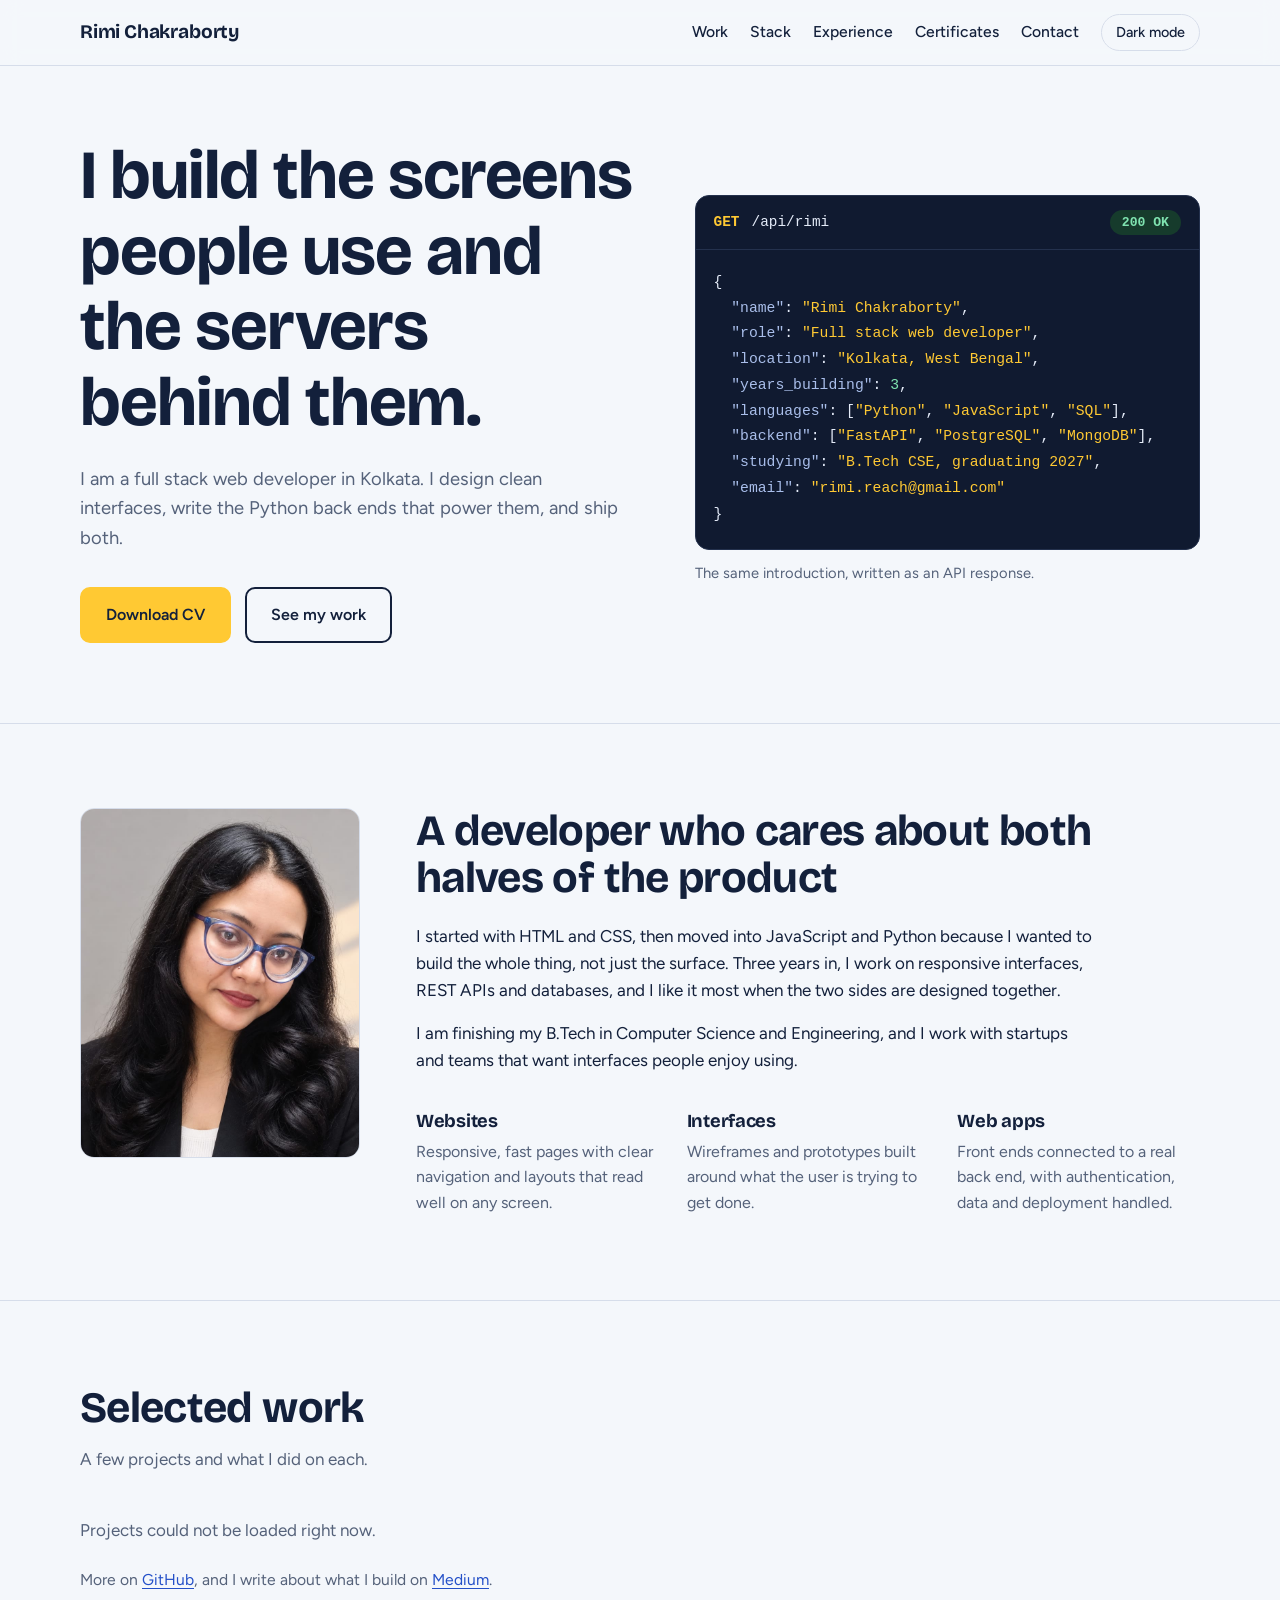
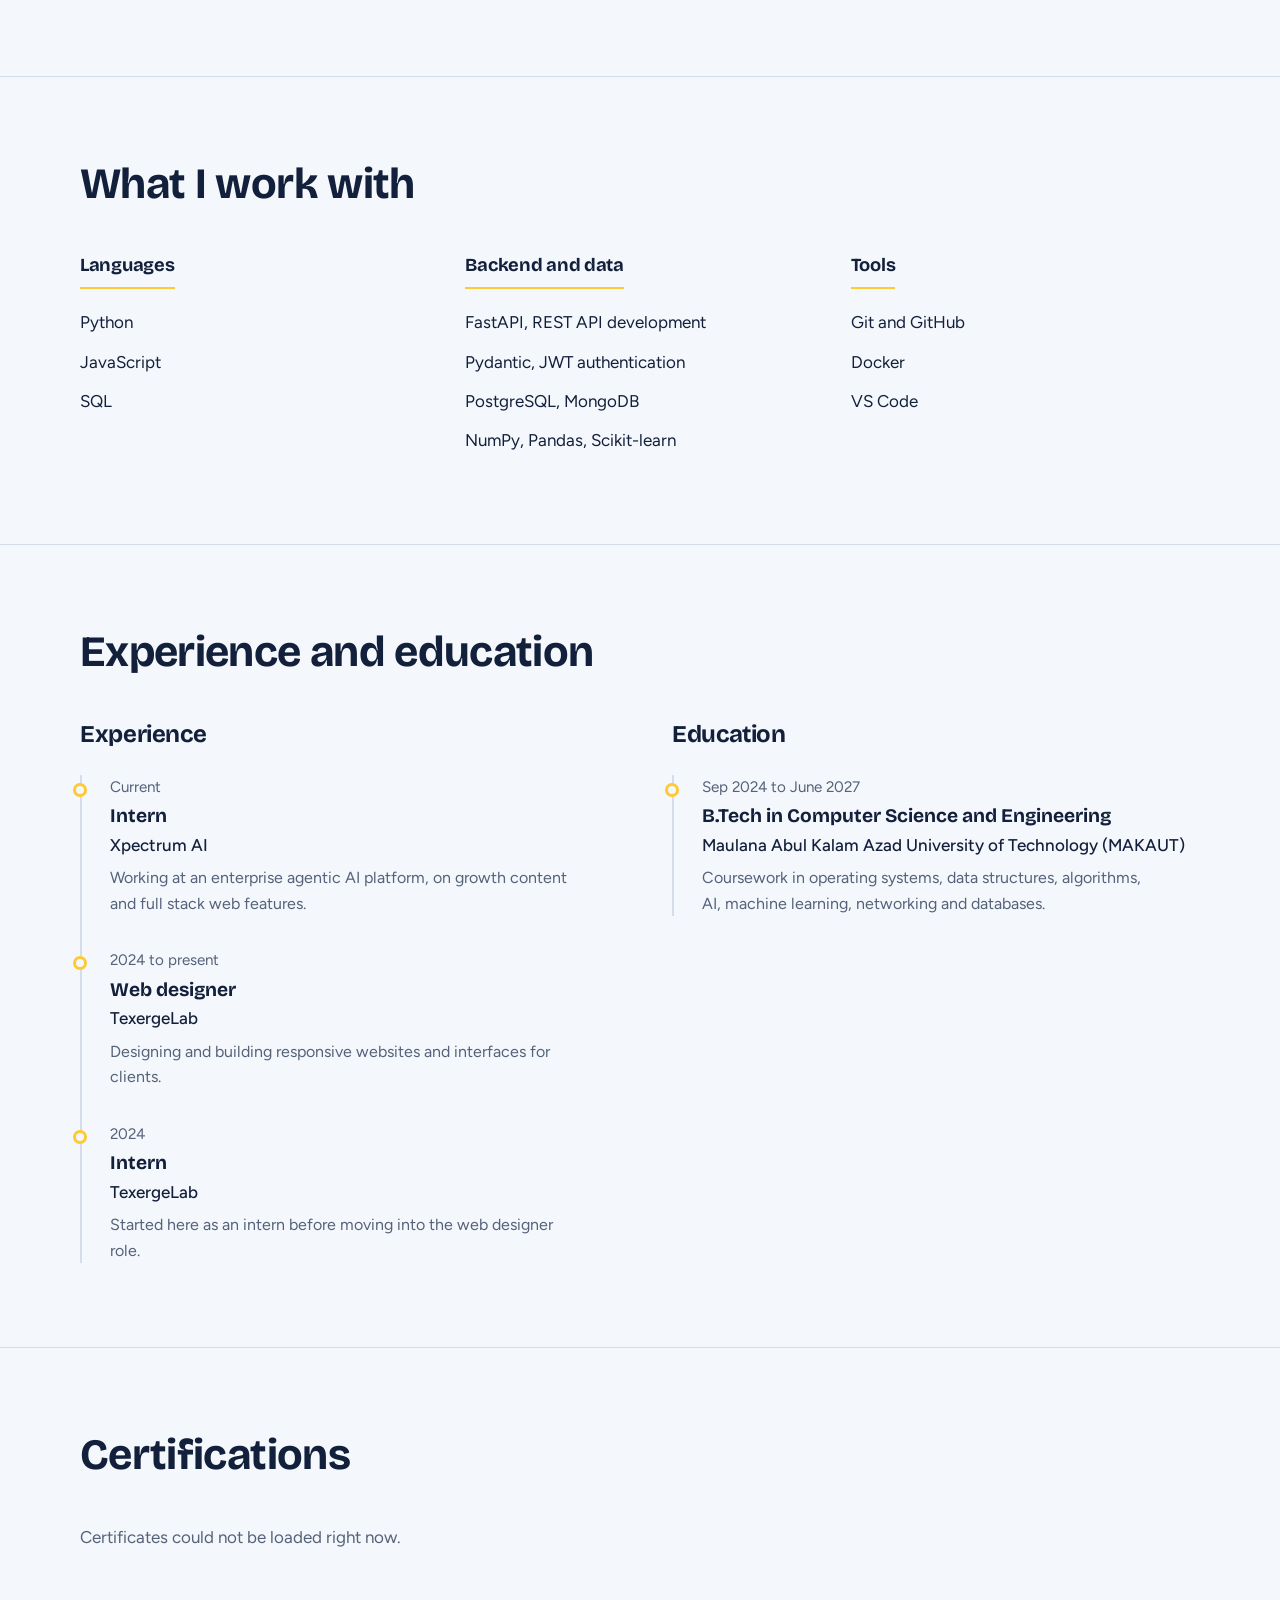
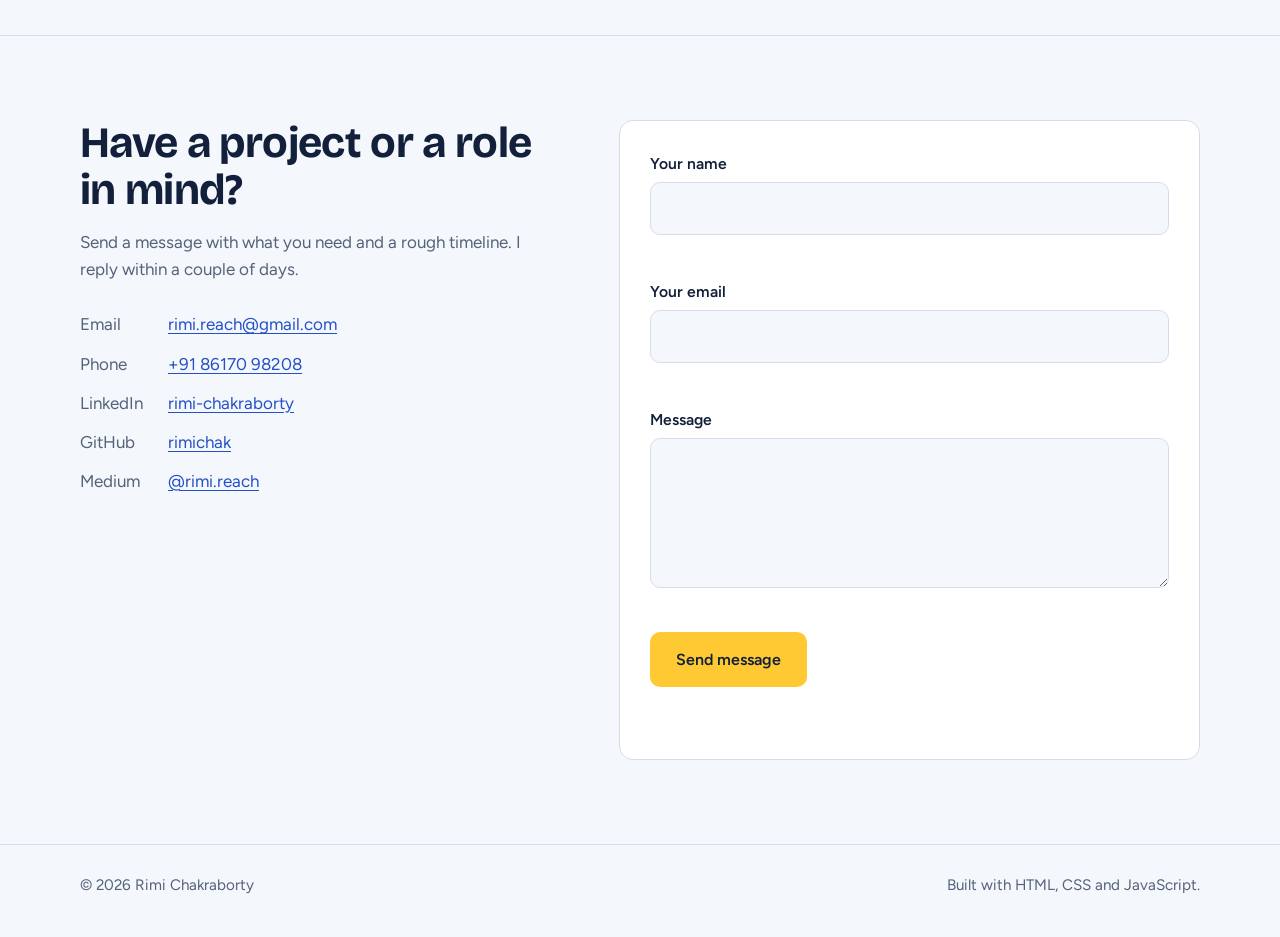
<file: index.html>
<!DOCTYPE html>
<html lang="en">
<head>
<meta charset="utf-8">
<meta name="viewport" content="width=device-width, initial-scale=1">
<title>Rimi Chakraborty | Full stack web developer</title>
<meta name="description" content="Rimi Chakraborty is a full stack web developer in Kolkata. She builds responsive front ends and the Python back ends behind them.">
<link rel="icon" href="data:image/svg+xml,<svg xmlns=%22http://www.w3.org/2000/svg%22 viewBox=%220 0 100 100%22><rect width=%22100%22 height=%22100%22 rx=%2222%22 fill=%22%23FFC933%22/><text x=%2250%22 y=%2272%22 font-size=%2266%22 font-weight=%22700%22 text-anchor=%22middle%22 fill=%22%2313203B%22 font-family=%22sans-serif%22>R</text></svg>">
<link rel="preconnect" href="https://fonts.googleapis.com">
<link rel="preconnect" href="https://fonts.gstatic.com" crossorigin>
<link href="https://fonts.googleapis.com/css2?family=Bricolage+Grotesque:opsz,wght@12..96,500;12..96,700&family=Figtree:wght@400;500;600&display=swap" rel="stylesheet">

<style>
  :root {
    --bg: #F4F7FB;
    --surface: #FFFFFF;
    --ink: #13203B;
    --muted: #55627A;
    --line: #D6DDEA;
    --blue: #2450C8;
    --taxi: #FFC933;
    --on-taxi: #13203B;
    --panel: #101A30;
    --panel-line: #24314D;
    --panel-text: #E4EBF8;
    --panel-key: #A9BEEA;
    --panel-str: #FFC933;
    --focus: #2450C8;
    --font-head: "Bricolage Grotesque", "Segoe UI", system-ui, sans-serif;
    --font-body: "Figtree", "Segoe UI", system-ui, -apple-system, sans-serif;
    --font-code: ui-monospace, "SFMono-Regular", Menlo, Consolas, monospace;
    box-sizing: border-box;
  }
  @media (prefers-color-scheme: dark) {
    :root:not([data-theme="light"]) {
      --bg: #0C1424;
      --surface: #131E35;
      --ink: #EAF0FB;
      --muted: #9AA8C3;
      --line: #24314D;
      --blue: #7EA2FF;
      --panel: #0A1122;
      --focus: #FFC933;
    }
  }
  :root[data-theme="dark"] {
    --bg: #0C1424;
    --surface: #131E35;
    --ink: #EAF0FB;
    --muted: #9AA8C3;
    --line: #24314D;
    --blue: #7EA2FF;
    --panel: #0A1122;
    --focus: #FFC933;
  }

  *, *::before, *::after { box-sizing: inherit; }
  html { scroll-behavior: smooth; scroll-padding-top: 88px; }
  body {
    margin: 0;
    background: var(--bg);
    color: var(--ink);
    font-family: var(--font-body);
    font-size: 1.0625rem;
    line-height: 1.6;
    -webkit-font-smoothing: antialiased;
  }
  h1, h2, h3 { font-family: var(--font-head); line-height: 1.1; margin: 0; letter-spacing: -0.015em; }
  p { margin: 0; }
  a { color: var(--blue); text-underline-offset: 3px; }
  a:hover { text-decoration-thickness: 2px; }
  :focus-visible { outline: 3px solid var(--focus); outline-offset: 3px; border-radius: 4px; }
  ul { margin: 0; padding: 0; list-style: none; }

  .wrap { width: min(1120px, 100% - 40px); margin-inline: auto; }
  .skip {
    position: absolute; left: 12px; top: -60px; background: var(--taxi); color: var(--on-taxi);
    padding: 10px 16px; border-radius: 8px; font-weight: 600; z-index: 20; text-decoration: none;
  }
  .skip:focus { top: 12px; }

  /* Header */
  .site-header {
    position: sticky; top: 0; z-index: 10;
    background: color-mix(in srgb, var(--bg) 88%, transparent);
    backdrop-filter: blur(10px);
    border-bottom: 1px solid var(--line);
  }
  .bar { display: flex; align-items: center; justify-content: space-between; gap: 12px 24px; flex-wrap: wrap; padding: 14px 0; }
  .wordmark { font-family: var(--font-head); font-weight: 700; font-size: 1.2rem; color: var(--ink); text-decoration: none; letter-spacing: -0.01em; }
  .nav { display: flex; align-items: center; gap: 6px 22px; flex-wrap: wrap; }
  .nav a.link { color: var(--ink); text-decoration: none; font-weight: 500; font-size: 0.98rem; padding: 4px 0; border-bottom: 2px solid transparent; }
  .nav a.link:hover { border-bottom-color: var(--taxi); }
  .theme-btn {
    font: inherit; font-size: 0.9rem; font-weight: 500; color: var(--ink);
    background: transparent; border: 1px solid var(--line); border-radius: 999px;
    padding: 6px 14px; cursor: pointer;
  }
  .theme-btn:hover { border-color: var(--ink); }

  /* Hero */
  .hero { padding: 72px 0 80px; }
  .hero-grid { display: grid; grid-template-columns: 1.05fr 0.95fr; gap: 56px; align-items: center; }
  .hero h1 { font-size: clamp(2.5rem, 5.6vw, 4.3rem); font-weight: 700; max-width: 14ch; }
  .hero .lede { margin-top: 24px; max-width: 46ch; color: var(--muted); font-size: 1.15rem; }
  .actions { margin-top: 34px; display: flex; flex-wrap: wrap; gap: 14px; }
  .btn {
    display: inline-block; font: inherit; font-weight: 600; font-size: 1rem;
    padding: 13px 24px; border-radius: 10px; text-decoration: none; cursor: pointer;
    border: 2px solid var(--ink); color: var(--ink); background: transparent;
  }
  .btn:hover { background: var(--ink); color: var(--bg); }
  .btn.primary { background: var(--taxi); color: var(--on-taxi); border-color: var(--taxi); }
  .btn.primary:hover { background: var(--ink); border-color: var(--ink); color: var(--bg); }

  /* API panel: the one memorable element */
  .api { background: var(--panel); border: 1px solid var(--panel-line); border-radius: 14px; overflow: hidden; color: var(--panel-text); }
  .api-top { display: flex; align-items: center; gap: 12px; padding: 14px 18px; border-bottom: 1px solid var(--panel-line); font-family: var(--font-code); font-size: 0.9rem; flex-wrap: wrap; }
  .api-top .method { color: var(--panel-str); font-weight: 700; }
  .api-top .path { color: var(--panel-text); }
  .api-top .status { margin-left: auto; background: #163B2C; color: #7FE3B0; border-radius: 999px; padding: 2px 12px; font-size: 0.82rem; font-weight: 600; }
  .api pre { margin: 0; padding: 20px 18px 22px; font-family: var(--font-code); font-size: 0.92rem; line-height: 1.75; overflow-x: auto; white-space: pre; }
  .api .ln { display: block; opacity: 0; animation: show 0.01s linear forwards; animation-delay: calc(var(--i) * 110ms + 350ms); }
  .api .in { padding-left: 2ch; }
  .api .k { color: var(--panel-key); }
  .api .s { color: var(--panel-str); }
  .api .n { color: #7FE3B0; }
  @keyframes show { to { opacity: 1; } }
  .api-note { margin-top: 12px; color: var(--muted); font-size: 0.92rem; }

  /* Sections */
  section { padding: 84px 0; border-top: 1px solid var(--line); }
  .sec-head { max-width: 62ch; margin-bottom: 44px; }
  .sec-head h2 { font-size: clamp(1.9rem, 3.6vw, 2.7rem); }
  .sec-head p { margin-top: 14px; color: var(--muted); }

  /* About */
  .about-grid { display: grid; grid-template-columns: 280px 1fr; gap: 56px; align-items: start; }
  .portrait {
    width: 280px; aspect-ratio: 4 / 5; border-radius: 14px; overflow: hidden; background: var(--surface);
    border: 1px solid var(--line); display: grid; place-items: center;
  }
  .portrait img { width: 100%; height: 100%; object-fit: cover; display: block; }
  .portrait .initials { font-family: var(--font-head); font-weight: 700; font-size: 4.5rem; color: var(--muted); }
  .about-copy p { max-width: 62ch; }
  .about-copy p + p { margin-top: 16px; }
  .offers { margin-top: 36px; display: grid; grid-template-columns: repeat(3, 1fr); gap: 28px; }
  .offers h3 { font-size: 1.15rem; margin-bottom: 8px; }
  .offers p { color: var(--muted); font-size: 1rem; }

  /* Work */
  .work-row {
    display: grid; grid-template-columns: 240px 1fr auto; gap: 12px 40px; align-items: start;
    padding: 30px 0; border-top: 1px solid var(--line);
  }
  .work-row:last-child { border-bottom: 1px solid var(--line); }
  .work-row h3 { font-size: 1.4rem; }
  .work-row .kind { color: var(--muted); font-size: 0.95rem; margin-top: 4px; }
  .work-row .desc { max-width: 56ch; }
  .work-row .built { margin-top: 10px; color: var(--muted); font-size: 0.95rem; }
  .work-links { display: flex; gap: 18px; font-weight: 600; }
  .work-note { margin-top: 22px; color: var(--muted); font-size: 0.98rem; }

  /* Stack */
  .stack-grid { display: grid; grid-template-columns: repeat(3, 1fr); gap: 36px; }
  .stack-grid h3 { font-size: 1.15rem; padding-bottom: 12px; margin-bottom: 14px; border-bottom: 2px solid var(--taxi); display: inline-block; }
  .stack-grid li { padding: 6px 0; }

  /* Certificates */
  .cert-grid { display: grid; grid-template-columns: repeat(auto-fit, minmax(260px, 1fr)); gap: 20px; }
  .cert-card { background: var(--surface); border: 1px solid var(--line); border-radius: 12px; padding: 22px 24px; }
  .cert-card .issuer { color: var(--muted); font-size: 0.95rem; margin-top: 4px; }
  .cert-card .when { color: var(--muted); font-size: 0.88rem; margin-top: 10px; }
  @media (max-width: 640px) { .cert-grid { grid-template-columns: 1fr; } }

  /* Timeline: this content is a real sequence */
  .two-col { display: grid; grid-template-columns: 1fr 1fr; gap: 64px; }
  .two-col h3 { font-size: 1.5rem; margin-bottom: 28px; }
  .timeline { position: relative; padding-left: 28px; border-left: 2px solid var(--line); }
  .timeline li { position: relative; padding-bottom: 32px; }
  .timeline li:last-child { padding-bottom: 0; }
  .timeline li::before {
    content: ""; position: absolute; left: -37px; top: 8px; width: 14px; height: 14px; border-radius: 50%;
    background: var(--bg); border: 3px solid var(--taxi);
  }
  .timeline .when { color: var(--muted); font-size: 0.95rem; }
  .timeline .what { font-family: var(--font-head); font-weight: 700; font-size: 1.2rem; margin-top: 2px; }
  .timeline .where { font-weight: 500; }
  .timeline .note { margin-top: 6px; color: var(--muted); font-size: 1rem; max-width: 46ch; }

  /* Contact */
  .contact-grid { display: grid; grid-template-columns: 0.9fr 1.1fr; gap: 64px; align-items: start; }
  .contact-info ul { margin-top: 28px; display: grid; gap: 12px; }
  .contact-info .label { color: var(--muted); display: inline-block; min-width: 88px; }
  .form { background: var(--surface); border: 1px solid var(--line); border-radius: 14px; padding: 30px; display: grid; gap: 20px; }
  .field { display: grid; gap: 6px; }
  .field label { font-weight: 600; font-size: 0.98rem; }
  .field input, .field textarea {
    font: inherit; color: var(--ink); background: var(--bg);
    border: 1px solid var(--line); border-radius: 10px; padding: 12px 14px; width: 100%;
  }
  .field textarea { min-height: 150px; resize: vertical; }
  .field input:focus-visible, .field textarea:focus-visible { outline: 3px solid var(--focus); outline-offset: 1px; border-color: transparent; }
  .field [aria-invalid="true"] { border-color: #C2413B; }
  .err { color: #C2413B; font-size: 0.92rem; min-height: 1.2em; }
  :root[data-theme="dark"] .err { color: #FF8A82; }
  @media (prefers-color-scheme: dark) { :root:not([data-theme="light"]) .err { color: #FF8A82; } }
  .form .btn { justify-self: start; }
  .form-status { min-height: 1.4em; font-size: 0.98rem; }
  .form-status.ok { color: #1E7A4C; }
  .form-status.bad { color: #C2413B; }
  :root[data-theme="dark"] .form-status.ok { color: #7FE3B0; }
  :root[data-theme="dark"] .form-status.bad { color: #FF8A82; }
  @media (prefers-color-scheme: dark) {
    :root:not([data-theme="light"]) .form-status.ok { color: #7FE3B0; }
    :root:not([data-theme="light"]) .form-status.bad { color: #FF8A82; }
  }

  /* Footer */
  footer { border-top: 1px solid var(--line); padding: 28px 0 40px; color: var(--muted); font-size: 0.95rem; }
  footer .wrap { display: flex; flex-wrap: wrap; justify-content: space-between; gap: 8px 24px; }

  /* Responsive */
  @media (max-width: 900px) {
    .hero { padding: 48px 0 56px; }
    .hero-grid, .about-grid, .contact-grid, .two-col { grid-template-columns: 1fr; gap: 40px; }
    .portrait { width: min(280px, 100%); }
    .offers, .stack-grid { grid-template-columns: 1fr; gap: 28px; }
    .work-row { grid-template-columns: 1fr; gap: 10px; }
    section { padding: 60px 0; }
  }
  @media (max-width: 520px) {
    .form { padding: 22px 18px; }
    .btn { width: 100%; text-align: center; }
    .form .btn { justify-self: stretch; }
  }
  @media (prefers-reduced-motion: reduce) {
    html { scroll-behavior: auto; }
    .api .ln { opacity: 1; animation: none; }
  }
</style>
</head>

<body>
<a class="skip" href="#main">Skip to content</a>

<header class="site-header">
  <div class="wrap bar">
    <a class="wordmark" href="#top">Rimi Chakraborty</a>
    <nav class="nav" aria-label="Main">
      <a class="link" href="#work">Work</a>
      <a class="link" href="#stack">Stack</a>
      <a class="link" href="#experience">Experience</a>
      <a class="link" href="#certificates">Certificates</a>
      <a class="link" href="#contact">Contact</a>
      <button class="theme-btn" id="themeBtn" type="button">Dark mode</button>
    </nav>
  </div>
</header>

<main id="main">
  <div id="top" class="hero">
    <div class="wrap hero-grid">
      <div>
        <h1>I build the screens people use and the servers behind them.</h1>
        <p class="lede">I am a full stack web developer in Kolkata. I design clean interfaces, write the Python back ends that power them, and ship both.</p>
        <div class="actions">
          <a class="btn primary" href="image/my-cv.pdf" download>Download CV</a>
          <a class="btn" href="#work">See my work</a>
        </div>
      </div>

      <div>
        <div class="api" role="img" aria-label="A summary of Rimi written as an API response: full stack web developer in Kolkata with three years of experience, working in HTML, CSS, JavaScript, React, Python, FastAPI and PostgreSQL.">
          <div class="api-top" aria-hidden="true">
            <span class="method">GET</span>
            <span class="path">/api/rimi</span>
            <span class="status">200 OK</span>
          </div>
<pre aria-hidden="true"><span class="ln" style="--i:0">{</span><span class="ln in" style="--i:1"><span class="k">"name"</span>: <span class="s">"Rimi Chakraborty"</span>,</span><span class="ln in" style="--i:2"><span class="k">"role"</span>: <span class="s">"Full stack web developer"</span>,</span><span class="ln in" style="--i:3"><span class="k">"location"</span>: <span class="s">"Kolkata, West Bengal"</span>,</span><span class="ln in" style="--i:4"><span class="k">"years_building"</span>: <span class="n">3</span>,</span><span class="ln in" style="--i:5"><span class="k">"languages"</span>: [<span class="s">"Python"</span>, <span class="s">"JavaScript"</span>, <span class="s">"SQL"</span>],</span><span class="ln in" style="--i:6"><span class="k">"backend"</span>: [<span class="s">"FastAPI"</span>, <span class="s">"PostgreSQL"</span>, <span class="s">"MongoDB"</span>],</span><span class="ln in" style="--i:7"><span class="k">"studying"</span>: <span class="s">"B.Tech CSE, graduating 2027"</span>,</span><span class="ln in" style="--i:8"><span class="k">"email"</span>: <span class="s">"rimi.reach@gmail.com"</span></span><span class="ln" style="--i:9">}</span></pre>
        </div>
        <p class="api-note">The same introduction, written as an API response.</p>
      </div>
    </div>
  </div>

  <section id="about" aria-labelledby="about-h">
    <div class="wrap about-grid">
      <div class="portrait">
        <img src="image/portfolio.jpeg" alt="Portrait of Rimi Chakraborty" onerror="this.remove(); document.getElementById('initials').hidden = false;">
        <span class="initials" id="initials" hidden aria-hidden="true">RC</span>
      </div>
      <div class="about-copy">
        <h2 id="about-h" style="font-size: clamp(1.9rem, 3.6vw, 2.7rem); margin-bottom: 20px;">A developer who cares about both halves of the product</h2>
        <p>I started with HTML and CSS, then moved into JavaScript and Python because I wanted to build the whole thing, not just the surface. Three years in, I work on responsive interfaces, REST APIs and databases, and I like it most when the two sides are designed together.</p>
        <p>I am finishing my B.Tech in Computer Science and Engineering, and I work with startups and teams that want interfaces people enjoy using.</p>
        <div class="offers">
          <div>
            <h3>Websites</h3>
            <p>Responsive, fast pages with clear navigation and layouts that read well on any screen.</p>
          </div>
          <div>
            <h3>Interfaces</h3>
            <p>Wireframes and prototypes built around what the user is trying to get done.</p>
          </div>
          <div>
            <h3>Web apps</h3>
            <p>Front ends connected to a real back end, with authentication, data and deployment handled.</p>
          </div>
        </div>
      </div>
    </div>
  </section>

  <section id="work" aria-labelledby="work-h">
    <div class="wrap">
      <div class="sec-head">
        <h2 id="work-h">Selected work</h2>
        <p>A few projects and what I did on each.</p>
      </div>

      <div id="workList">
        <p style="color: var(--muted);">Loading projects...</p>
      </div>
      <p class="work-note">More on <a href="https://github.com/rimichak" target="_blank" rel="noopener">GitHub</a>, and I write about what I build on <a href="https://medium.com/@rimi.reach" target="_blank" rel="noopener">Medium</a>.</p>
    </div>
  </section>

  <section id="stack" aria-labelledby="stack-h">
    <div class="wrap">
      <div class="sec-head">
        <h2 id="stack-h">What I work with</h2>
      </div>
      <div class="stack-grid">
        <div>
          <h3>Languages</h3>
          <ul>
            <li>Python</li>
            <li>JavaScript</li>
            <li>SQL</li>
          </ul>
        </div>
        <div>
          <h3>Backend and data</h3>
          <ul>
            <li>FastAPI, REST API development</li>
            <li>Pydantic, JWT authentication</li>
            <li>PostgreSQL, MongoDB</li>
            <li>NumPy, Pandas, Scikit-learn</li>
          </ul>
        </div>
        <div>
          <h3>Tools</h3>
          <ul>
            <li>Git and GitHub</li>
            <li>Docker</li>
            <li>VS Code</li>
          </ul>
        </div>
      </div>
    </div>
  </section>

  <section id="experience" aria-labelledby="exp-h">
    <div class="wrap">
      <div class="sec-head">
        <h2 id="exp-h">Experience and education</h2>
      </div>
      <div class="two-col">
        <div>
          <h3>Experience</h3>
          <ul class="timeline">
            <li>
              <p class="when">Current</p>
              <p class="what">Intern</p>
              <p class="where">Xpectrum AI</p>
              <p class="note">Working at an enterprise agentic AI platform, on growth content and full stack web features.</p>
            </li>
            <li>
              <p class="when">2024 to present</p>
              <p class="what">Web designer</p>
              <p class="where">TexergeLab</p>
              <p class="note">Designing and building responsive websites and interfaces for clients.</p>
            </li>
            <li>
              <p class="when">2024</p>
              <p class="what">Intern</p>
              <p class="where">TexergeLab</p>
              <p class="note">Started here as an intern before moving into the web designer role.</p>
            </li>
          </ul>
        </div>
        <div>
          <h3>Education</h3>
          <ul class="timeline">
            <li>
              <p class="when">Sep 2024 to June 2027</p>
              <p class="what">B.Tech in Computer Science and Engineering</p>
              <p class="where">Maulana Abul Kalam Azad University of Technology (MAKAUT)</p>
              <p class="note">Coursework in operating systems, data structures, algorithms, AI, machine learning, networking and databases.</p>
            </li>
          </ul>
        </div>
      </div>
    </div>
  </section>

  <section id="certificates" aria-labelledby="cert-h">
    <div class="wrap">
      <div class="sec-head">
        <h2 id="cert-h">Certifications</h2>
      </div>
      <div class="cert-grid" id="certGrid">
        <p style="color: var(--muted);">Loading certificates...</p>
      </div>
    </div>
  </section>

  <section id="contact" aria-labelledby="contact-h">
    <div class="wrap contact-grid">
      <div class="contact-info">
        <h2 id="contact-h" style="font-size: clamp(1.9rem, 3.6vw, 2.7rem);">Have a project or a role in mind?</h2>
        <p style="margin-top: 14px; color: var(--muted); max-width: 44ch;">Send a message with what you need and a rough timeline. I reply within a couple of days.</p>
        <ul>
          <li><span class="label">Email</span><a href="mailto:rimi.reach@gmail.com">rimi.reach@gmail.com</a></li>
          <li><span class="label">Phone</span><a href="tel:+918617098208">+91 86170 98208</a></li>
          <li><span class="label">LinkedIn</span><a href="https://www.linkedin.com/in/rimi-chakraborty/" target="_blank" rel="noopener">rimi-chakraborty</a></li>
          <li><span class="label">GitHub</span><a href="https://github.com/rimichak" target="_blank" rel="noopener">rimichak</a></li>
          <li><span class="label">Medium</span><a href="https://medium.com/@rimi.reach" target="_blank" rel="noopener">@rimi.reach</a></li>
        </ul>
      </div>

      <form class="form" id="contactForm" novalidate>
        <div class="field">
          <label for="name">Your name</label>
          <input id="name" name="name" type="text" autocomplete="name" required>
          <p class="err" id="nameErr"></p>
        </div>
        <div class="field">
          <label for="email">Your email</label>
          <input id="email" name="email" type="email" autocomplete="email" required>
          <p class="err" id="emailErr"></p>
        </div>
        <div class="field">
          <label for="message">Message</label>
          <textarea id="message" name="message" required></textarea>
          <p class="err" id="messageErr"></p>
        </div>
        <button class="btn primary" type="submit">Send message</button>
        <p class="form-status" id="formStatus" role="status" aria-live="polite"></p>
      </form>
    </div>
  </section>
</main>

<footer>
  <div class="wrap">
    <p>&copy; <span id="year">2026</span> Rimi Chakraborty</p>
    <p>Built with HTML, CSS and JavaScript.</p>
  </div>
</footer>

<script>
  // Theme toggle
  (function () {
    var root = document.documentElement;
    var btn = document.getElementById('themeBtn');
    function systemDark() { return window.matchMedia && window.matchMedia('(prefers-color-scheme: dark)').matches; }
    function current() {
      var set = root.getAttribute('data-theme');
      return set ? set : (systemDark() ? 'dark' : 'light');
    }
    function paint() { btn.textContent = current() === 'dark' ? 'Light mode' : 'Dark mode'; }
    try {
      var saved = localStorage.getItem('theme');
      if (saved === 'light' || saved === 'dark') root.setAttribute('data-theme', saved);
    } catch (e) {}
    paint();
    btn.addEventListener('click', function () {
      var next = current() === 'dark' ? 'light' : 'dark';
      root.setAttribute('data-theme', next);
      try { localStorage.setItem('theme', next); } catch (e) {}
      paint();
    });
  })();

  document.getElementById('year').textContent = new Date().getFullYear();

  // Projects: loaded live from the backend, so adding/editing/removing one
  // in the admin dashboard shows up here without editing this file.
  (function () {
    var list = document.getElementById('workList');
    var API_BASE = "https://rimichak-github-io.onrender.com";

    function esc(s) {
      var d = document.createElement('div');
      d.textContent = s == null ? '' : s;
      return d.innerHTML;
    }

    fetch(API_BASE + '/api/projects')
      .then(function (r) { return r.json(); })
      .then(function (projects) {
        if (!projects.length) { list.innerHTML = ''; return; }
        list.innerHTML = projects.map(function (p) {
          var link = p.code_url || 'https://github.com/rimichak';
          return '<article class="work-row">' +
            '<div>' +
              '<h3>' + esc(p.title) + '</h3>' +
              '<p class="kind">' + esc(p.kind) + '</p>' +
            '</div>' +
            '<div>' +
              '<p class="desc">' + esc(p.description) + '</p>' +
              '<p class="built">Built with ' + esc(p.stack) + '</p>' +
            '</div>' +
            '<div class="work-links">' +
              '<a href="' + esc(link) + '" target="_blank" rel="noopener">Code</a>' +
              (p.live_url ? ' <a href="' + esc(p.live_url) + '" target="_blank" rel="noopener">Live</a>' : '') +
            '</div>' +
          '</article>';
        }).join('');
      })
      .catch(function () {
        list.innerHTML = '<p style="color: var(--muted);">Projects could not be loaded right now.</p>';
      });
  })();

  // Certificates: loaded live from the backend, so adding/removing one in
  // the admin dashboard shows up here without editing this file.
  (function () {
    var grid = document.getElementById('certGrid');
    var API_BASE = "https://rimichak-github-io.onrender.com";

    function esc(s) {
      var d = document.createElement('div');
      d.textContent = s == null ? '' : s;
      return d.innerHTML;
    }

    fetch(API_BASE + '/api/certificates')
      .then(function (r) { return r.json(); })
      .then(function (certs) {
        if (!certs.length) { grid.innerHTML = ''; return; }
        grid.innerHTML = certs.map(function (c) {
          return '<div class="cert-card">' +
            '<h3 style="font-size: 1.1rem;">' + esc(c.title) + '</h3>' +
            '<p class="issuer">' + esc(c.issuer) + '</p>' +
            '<p class="when">' + esc(c.when_text) + '</p>' +
          '</div>';
        }).join('');
      })
      .catch(function () {
        grid.innerHTML = '<p style="color: var(--muted);">Certificates could not be loaded right now.</p>';
      });
  })();

  // Contact form
  var CONTACT_API = "https://rimichak-github-io.onrender.com/api/contact";
  var TO_EMAIL = "rimi.reach@gmail.com";

  (function () {
    var form = document.getElementById('contactForm');
    var status = document.getElementById('formStatus');

    function setError(id, msg) {
      var input = document.getElementById(id);
      document.getElementById(id + 'Err').textContent = msg;
      if (msg) { input.setAttribute('aria-invalid', 'true'); } else { input.removeAttribute('aria-invalid'); }
      return !msg;
    }
    function say(text, kind) { status.textContent = text; status.className = 'form-status ' + (kind || ''); }

    form.addEventListener('submit', function (e) {
      e.preventDefault();
      var name = form.name.value.trim();
      var email = form.email.value.trim();
      var message = form.message.value.trim();

      var ok = true;
      ok = setError('name', name ? '' : 'Enter your name.') && ok;
      ok = setError('email', /^[^\s@]+@[^\s@]+\.[^\s@]+$/.test(email) ? '' : 'Enter a valid email address.') && ok;
      ok = setError('message', message.length >= 10 ? '' : 'Write at least a couple of sentences.') && ok;
      if (!ok) { say('Fix the highlighted fields and try again.', 'bad'); return; }

      if (CONTACT_API) {
        say('Sending...', '');
        fetch(CONTACT_API, {
          method: 'POST',
          headers: { 'Content-Type': 'application/json' },
          body: JSON.stringify({ name: name, email: email, message: message })
        }).then(function (r) {
          if (!r.ok) { throw new Error('bad response'); }
          form.reset();
          say('Message sent. I will reply to ' + email + '.', 'ok');
        }).catch(function () {
          say('The message did not go through. Email ' + TO_EMAIL + ' directly instead.', 'bad');
        });
      } else {
        var subject = encodeURIComponent('Portfolio message from ' + name);
        var body = encodeURIComponent(message + '\n\nFrom: ' + name + ' (' + email + ')');
        window.location.href = 'mailto:' + TO_EMAIL + '?subject=' + subject + '&body=' + body;
        say('Your email app should open with the message ready. If it does not, write to ' + TO_EMAIL + '.', 'ok');
      }
    });
  })();
</script>
</body>
</html>
</file>
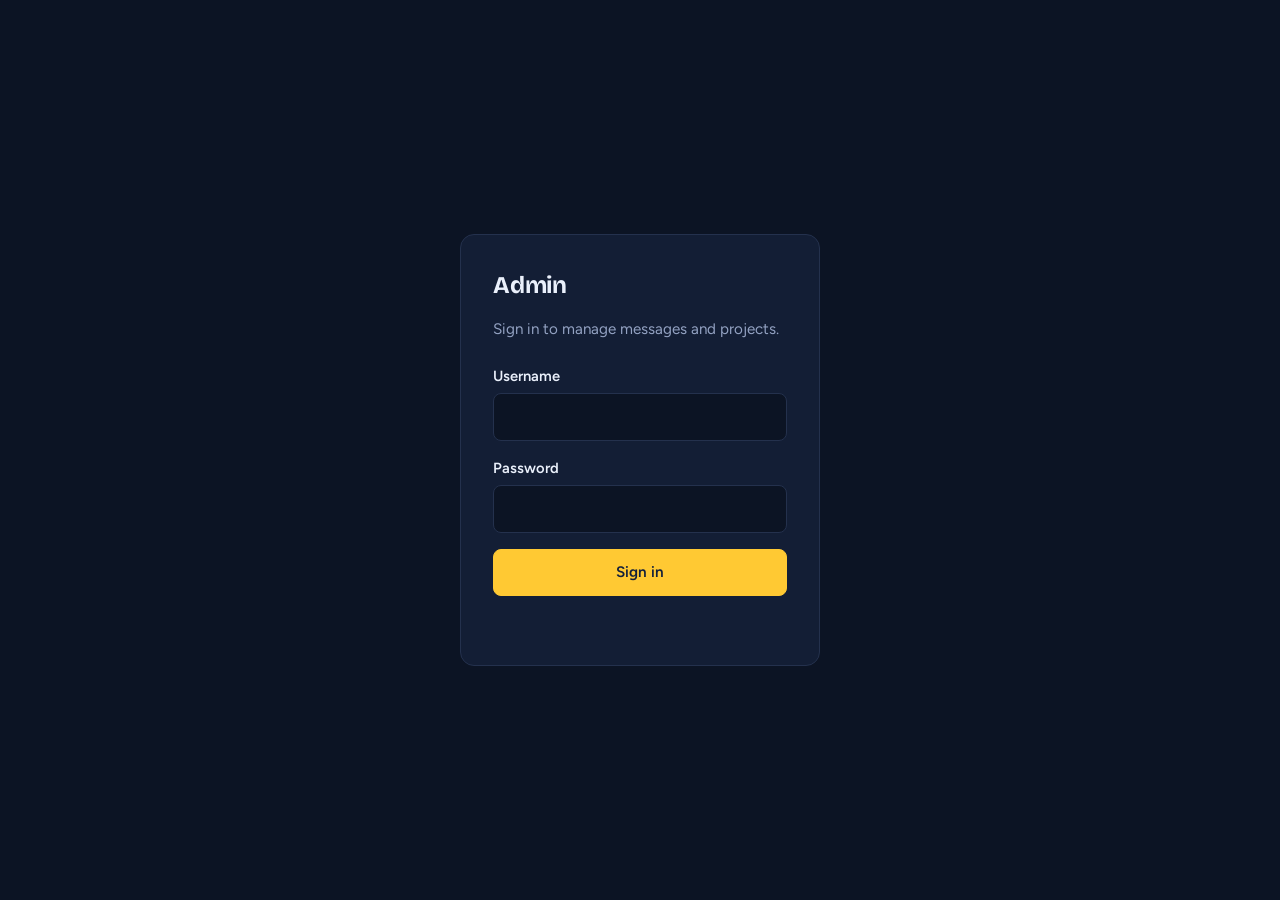
<file: admin.html>
<!DOCTYPE html>
<html lang="en">
<head>
<meta charset="utf-8">
<meta name="viewport" content="width=device-width, initial-scale=1">
<title>Admin | Rimi Chakraborty</title>
<link rel="icon" href="data:image/svg+xml,<svg xmlns=%22http://www.w3.org/2000/svg%22 viewBox=%220 0 100 100%22><rect width=%22100%22 height=%22100%22 rx=%2222%22 fill=%22%23FFC933%22/><text x=%2250%22 y=%2272%22 font-size=%2266%22 font-weight=%22700%22 text-anchor=%22middle%22 fill=%22%2313203B%22 font-family=%22sans-serif%22>R</text></svg>">
<link rel="preconnect" href="https://fonts.googleapis.com">
<link rel="preconnect" href="https://fonts.gstatic.com" crossorigin>
<link href="https://fonts.googleapis.com/css2?family=Bricolage+Grotesque:opsz,wght@12..96,600;12..96,700&family=Figtree:wght@400;500;600&display=swap" rel="stylesheet">
<style>
  :root {
    --bg: #0C1424; --surface: #131E35; --surface-2: #1A2842; --ink: #EAF0FB; --muted: #93A2C2;
    --line: #24314D; --taxi: #FFC933; --on-taxi: #13203B; --red: #FF8A82; --green: #7FE3B0;
    --font-head: "Bricolage Grotesque", sans-serif; --font-body: "Figtree", sans-serif;
    --font-code: ui-monospace, Menlo, Consolas, monospace;
    box-sizing: border-box;
  }
  * , *::before, *::after { box-sizing: inherit; }
  body { margin: 0; background: var(--bg); color: var(--ink); font-family: var(--font-body); line-height: 1.5; }
  h1, h2, h3 { font-family: var(--font-head); margin: 0; letter-spacing: -0.01em; }
  button, input, textarea { font: inherit; color: inherit; }
  :focus-visible { outline: 3px solid var(--taxi); outline-offset: 2px; }
  .wrap { width: min(1000px, 100% - 40px); margin-inline: auto; }

  /* Login */
  .login-screen { min-height: 100vh; display: grid; place-items: center; padding: 20px; }
  .login-card { width: min(360px, 100%); background: var(--surface); border: 1px solid var(--line); border-radius: 14px; padding: 32px; }
  .login-card h1 { font-size: 1.5rem; margin-bottom: 6px; }
  .login-card p.sub { color: var(--muted); font-size: 0.95rem; margin-bottom: 24px; }
  .field { display: grid; gap: 6px; margin-bottom: 16px; }
  .field label { font-size: 0.92rem; font-weight: 600; }
  .field input { background: var(--bg); border: 1px solid var(--line); border-radius: 8px; padding: 11px 13px; width: 100%; }
  .btn { display: inline-flex; align-items: center; justify-content: center; gap: 6px; font-weight: 600; font-size: 0.95rem;
    padding: 11px 18px; border-radius: 8px; border: 1px solid var(--line); background: transparent; color: var(--ink); cursor: pointer; }
  .btn:hover { border-color: var(--ink); }
  .btn.primary { background: var(--taxi); color: var(--on-taxi); border-color: var(--taxi); width: 100%; }
  .btn.primary:hover { filter: brightness(0.95); }
  .btn.danger { color: var(--red); border-color: #4A2A2A; }
  .btn.small { padding: 6px 12px; font-size: 0.85rem; }
  .msg { font-size: 0.9rem; min-height: 1.3em; margin-top: 4px; }
  .msg.bad { color: var(--red); }
  .msg.ok { color: var(--green); }

  /* App shell */
  .app { display: none; min-height: 100vh; }
  .topbar { border-bottom: 1px solid var(--line); }
  .topbar .wrap { display: flex; align-items: center; justify-content: space-between; padding: 16px 0; gap: 16px; flex-wrap: wrap; }
  .topbar h1 { font-size: 1.15rem; }
  .tabs { display: flex; gap: 4px; margin: 24px 0; border-bottom: 1px solid var(--line); }
  .tab { padding: 10px 4px; margin-right: 24px; background: none; border: none; color: var(--muted); font-weight: 600; cursor: pointer; border-bottom: 2px solid transparent; }
  .tab.active { color: var(--ink); border-bottom-color: var(--taxi); }
  .panel { display: none; padding-bottom: 60px; }
  .panel.active { display: block; }

  .stat-row { display: grid; grid-template-columns: repeat(auto-fit, minmax(140px, 1fr)); gap: 14px; margin-bottom: 28px; }
  .stat { background: var(--surface); border: 1px solid var(--line); border-radius: 12px; padding: 16px 18px; }
  .stat .n { font-family: var(--font-head); font-size: 1.7rem; font-weight: 700; }
  .stat .l { color: var(--muted); font-size: 0.85rem; margin-top: 2px; }

  .card-list { display: grid; gap: 12px; }
  .card { background: var(--surface); border: 1px solid var(--line); border-radius: 12px; padding: 18px 20px; }
  .card.unread { border-color: var(--taxi); }
  .card-top { display: flex; justify-content: space-between; align-items: start; gap: 12px; flex-wrap: wrap; }
  .card-top .who { font-weight: 600; }
  .card-top .who a { color: var(--muted); font-weight: 400; font-size: 0.9rem; }
  .card-top .when { color: var(--muted); font-size: 0.85rem; white-space: nowrap; }
  .card-body { margin-top: 10px; color: var(--ink); white-space: pre-wrap; }
  .card-actions { margin-top: 14px; display: flex; gap: 8px; }
  .empty { color: var(--muted); padding: 40px 0; text-align: center; }

  .proj-head { display: flex; justify-content: space-between; align-items: center; margin-bottom: 16px; flex-wrap: wrap; gap: 12px; }
  .proj-card .fields { display: grid; grid-template-columns: 1fr 1fr; gap: 12px; margin-top: 12px; }
  .proj-card .fields .full { grid-column: 1 / -1; }
  .proj-card textarea { background: var(--bg); border: 1px solid var(--line); border-radius: 8px; padding: 10px 12px; width: 100%; min-height: 70px; resize: vertical; }
  .proj-card input { background: var(--bg); border: 1px solid var(--line); border-radius: 8px; padding: 9px 11px; width: 100%; }
  .proj-card label { font-size: 0.82rem; color: var(--muted); display: block; margin-bottom: 4px; }

  @media (max-width: 640px) {
    .proj-card .fields { grid-template-columns: 1fr; }
  }
</style>
</head>
<body>

<div class="login-screen" id="loginScreen">
  <div class="login-card">
    <h1>Admin</h1>
    <p class="sub">Sign in to manage messages and projects.</p>
    <form id="loginForm">
      <div class="field">
        <label for="username">Username</label>
        <input id="username" autocomplete="username" required>
      </div>
      <div class="field">
        <label for="password">Password</label>
        <input id="password" type="password" autocomplete="current-password" required>
      </div>
      <button class="btn primary" type="submit">Sign in</button>
      <p class="msg" id="loginMsg" role="status" aria-live="polite"></p>
    </form>
  </div>
</div>

<div class="app" id="app">
  <div class="topbar">
    <div class="wrap">
      <h1>Portfolio admin</h1>
      <button class="btn small" id="logoutBtn" type="button">Sign out</button>
    </div>
  </div>

  <div class="wrap">
    <div class="stat-row" id="stats"></div>

    <div class="tabs">
      <button class="tab active" data-tab="messages" type="button">Messages</button>
      <button class="tab" data-tab="projects" type="button">Projects</button>
      <button class="tab" data-tab="certificates" type="button">Certificates</button>
    </div>

    <section class="panel active" id="panel-messages">
      <div class="card-list" id="messageList"></div>
    </section>

    <section class="panel" id="panel-projects">
      <div class="proj-head">
        <h2 style="font-size:1.2rem;">Your projects</h2>
        <button class="btn small primary" id="newProjectBtn" type="button">Add project</button>
      </div>
      <div class="card-list" id="projectList"></div>
    </section>

    <section class="panel" id="panel-certificates">
      <div class="proj-head">
        <h2 style="font-size:1.2rem;">Your certificates</h2>
        <button class="btn small primary" id="newCertBtn" type="button">Add certificate</button>
      </div>
      <div class="card-list" id="certList"></div>
    </section>
  </div>
</div>

<script>
  // Set this to your live Render URL, same one used in index.html.
  var API_BASE = "https://rimichak-github-io.onrender.com";

  var token = sessionStorage.getItem("admin_token") || "";

  var loginScreen = document.getElementById("loginScreen");
  var app = document.getElementById("app");
  var loginForm = document.getElementById("loginForm");
  var loginMsg = document.getElementById("loginMsg");

  function showApp() {
    loginScreen.style.display = "none";
    app.style.display = "block";
    loadStats();
    loadMessages();
    loadProjects();
    loadCertificates();
  }

  if (token) { showApp(); }

  loginForm.addEventListener("submit", function (e) {
    e.preventDefault();
    var username = document.getElementById("username").value.trim();
    var password = document.getElementById("password").value;
    loginMsg.textContent = "Signing in...";
    loginMsg.className = "msg";
    fetch(API_BASE + "/api/admin/login", {
      method: "POST",
      headers: { "Content-Type": "application/json" },
      body: JSON.stringify({ username: username, password: password })
    }).then(function (r) {
      if (!r.ok) { throw new Error("bad credentials"); }
      return r.json();
    }).then(function (data) {
      token = data.access_token;
      sessionStorage.setItem("admin_token", token);
      loginMsg.textContent = "";
      showApp();
    }).catch(function () {
      loginMsg.textContent = "Wrong username or password.";
      loginMsg.className = "msg bad";
    });
  });

  document.getElementById("logoutBtn").addEventListener("click", function () {
    token = "";
    sessionStorage.removeItem("admin_token");
    app.style.display = "none";
    loginScreen.style.display = "grid";
  });

  document.querySelectorAll(".tab").forEach(function (tab) {
    tab.addEventListener("click", function () {
      document.querySelectorAll(".tab").forEach(function (t) { t.classList.remove("active"); });
      document.querySelectorAll(".panel").forEach(function (p) { p.classList.remove("active"); });
      tab.classList.add("active");
      document.getElementById("panel-" + tab.dataset.tab).classList.add("active");
    });
  });

  function authFetch(path, options) {
    options = options || {};
    options.headers = Object.assign({}, options.headers, { "Authorization": "Bearer " + token });
    return fetch(API_BASE + path, options).then(function (r) {
      if (r.status === 401) {
        sessionStorage.removeItem("admin_token");
        app.style.display = "none";
        loginScreen.style.display = "grid";
        loginMsg.textContent = "Session expired, sign in again.";
        loginMsg.className = "msg bad";
        throw new Error("unauthorized");
      }
      return r;
    });
  }

  function loadStats() {
    authFetch("/api/admin/stats").then(function (r) { return r.json(); }).then(function (s) {
      var el = document.getElementById("stats");
      el.innerHTML = "";
      var items = [
        [s.unread_messages, "Unread messages"],
        [s.total_messages, "Total messages"],
        [s.total_projects, "Projects"],
        [s.total_certificates, "Certificates"],
        [s.total_page_views, "Page views"]
      ];
      items.forEach(function (it) {
        var d = document.createElement("div");
        d.className = "stat";
        d.innerHTML = '<div class="n">' + it[0] + '</div><div class="l">' + it[1] + '</div>';
        el.appendChild(d);
      });
    }).catch(function () {});
  }

  function esc(s) {
    var d = document.createElement("div");
    d.textContent = s == null ? "" : s;
    return d.innerHTML;
  }

  function loadMessages() {
    var list = document.getElementById("messageList");
    list.innerHTML = '<p class="empty">Loading...</p>';
    authFetch("/api/contact").then(function (r) { return r.json(); }).then(function (messages) {
      if (!messages.length) { list.innerHTML = '<p class="empty">No messages yet.</p>'; return; }
      list.innerHTML = "";
      messages.forEach(function (m) {
        var card = document.createElement("div");
        card.className = "card" + (m.read ? "" : " unread");
        var when = new Date(m.created_at).toLocaleString();
        card.innerHTML =
          '<div class="card-top">' +
            '<div class="who">' + esc(m.name) + ' &middot; <a href="mailto:' + esc(m.email) + '">' + esc(m.email) + '</a></div>' +
            '<div class="when">' + esc(when) + '</div>' +
          '</div>' +
          '<div class="card-body">' + esc(m.message) + '</div>' +
          '<div class="card-actions"></div>';
        if (!m.read) {
          var btn = document.createElement("button");
          btn.className = "btn small";
          btn.type = "button";
          btn.textContent = "Mark as read";
          btn.addEventListener("click", function () {
            authFetch("/api/contact/" + m.id + "/read", { method: "PATCH" })
              .then(loadMessages).then(loadStats);
          });
          card.querySelector(".card-actions").appendChild(btn);
        }
        list.appendChild(card);
      });
    }).catch(function () {
      list.innerHTML = '<p class="empty">Could not load messages.</p>';
    });
  }

  function projectFieldsHtml(p) {
    p = p || {};
    return (
      '<div class="fields">' +
        '<div><label>Title</label><input class="f-title" value="' + esc(p.title) + '"></div>' +
        '<div><label>Kind / year</label><input class="f-kind" value="' + esc(p.kind) + '"></div>' +
        '<div class="full"><label>Description</label><textarea class="f-desc">' + esc(p.description) + '</textarea></div>' +
        '<div><label>Stack</label><input class="f-stack" value="' + esc(p.stack) + '"></div>' +
        '<div><label>Sort order</label><input class="f-sort" type="number" value="' + (p.sort_order || 0) + '"></div>' +
        '<div><label>Code URL</label><input class="f-code" value="' + esc(p.code_url) + '"></div>' +
        '<div><label>Live URL</label><input class="f-live" value="' + esc(p.live_url) + '"></div>' +
      '</div>'
    );
  }

  function readProjectFields(card) {
    return {
      title: card.querySelector(".f-title").value.trim(),
      kind: card.querySelector(".f-kind").value.trim(),
      description: card.querySelector(".f-desc").value.trim(),
      stack: card.querySelector(".f-stack").value.trim(),
      sort_order: parseInt(card.querySelector(".f-sort").value, 10) || 0,
      code_url: card.querySelector(".f-code").value.trim() || null,
      live_url: card.querySelector(".f-live").value.trim() || null
    };
  }

  function loadProjects() {
    var list = document.getElementById("projectList");
    list.innerHTML = '<p class="empty">Loading...</p>';
    fetch(API_BASE + "/api/projects").then(function (r) { return r.json(); }).then(function (projects) {
      list.innerHTML = "";
      if (!projects.length) { list.innerHTML = '<p class="empty">No projects yet. Add one above.</p>'; }
      projects.forEach(function (p) {
        var card = document.createElement("div");
        card.className = "card proj-card";
        card.innerHTML = projectFieldsHtml(p) + '<div class="card-actions"></div>';
        var actions = card.querySelector(".card-actions");

        var saveBtn = document.createElement("button");
        saveBtn.className = "btn small primary";
        saveBtn.type = "button";
        saveBtn.textContent = "Save";
        saveBtn.addEventListener("click", function () {
          authFetch("/api/projects/" + p.id, {
            method: "PUT",
            headers: { "Content-Type": "application/json" },
            body: JSON.stringify(readProjectFields(card))
          }).then(loadProjects).then(loadStats);
        });

        var delBtn = document.createElement("button");
        delBtn.className = "btn small danger";
        delBtn.type = "button";
        delBtn.textContent = "Delete";
        delBtn.addEventListener("click", function () {
          if (!confirm("Delete \"" + p.title + "\"? This can't be undone.")) { return; }
          authFetch("/api/projects/" + p.id, { method: "DELETE" }).then(loadProjects).then(loadStats);
        });

        actions.appendChild(saveBtn);
        actions.appendChild(delBtn);
        list.appendChild(card);
      });
    }).catch(function () {
      list.innerHTML = '<p class="empty">Could not load projects.</p>';
    });
  }

  document.getElementById("newProjectBtn").addEventListener("click", function () {
    var list = document.getElementById("projectList");
    var card = document.createElement("div");
    card.className = "card proj-card";
    card.innerHTML = projectFieldsHtml({ sort_order: 0 }) + '<div class="card-actions"></div>';
    var actions = card.querySelector(".card-actions");

    var createBtn = document.createElement("button");
    createBtn.className = "btn small primary";
    createBtn.type = "button";
    createBtn.textContent = "Create";
    createBtn.addEventListener("click", function () {
      var fields = readProjectFields(card);
      if (!fields.title) { alert("Give it a title first."); return; }
      authFetch("/api/projects", {
        method: "POST",
        headers: { "Content-Type": "application/json" },
        body: JSON.stringify(fields)
      }).then(loadProjects).then(loadStats);
    });

    actions.appendChild(createBtn);
    list.insertBefore(card, list.firstChild);
  });

  function certFieldsHtml(c) {
    c = c || {};
    return (
      '<div class="fields">' +
        '<div class="full"><label>Title</label><input class="c-title" value="' + esc(c.title) + '"></div>' +
        '<div><label>Issuer</label><input class="c-issuer" value="' + esc(c.issuer) + '"></div>' +
        '<div><label>When / result</label><input class="c-when" value="' + esc(c.when_text) + '"></div>' +
        '<div><label>Sort order</label><input class="c-sort" type="number" value="' + (c.sort_order || 0) + '"></div>' +
      '</div>'
    );
  }

  function readCertFields(card) {
    return {
      title: card.querySelector(".c-title").value.trim(),
      issuer: card.querySelector(".c-issuer").value.trim(),
      when_text: card.querySelector(".c-when").value.trim(),
      sort_order: parseInt(card.querySelector(".c-sort").value, 10) || 0
    };
  }

  function loadCertificates() {
    var list = document.getElementById("certList");
    list.innerHTML = '<p class="empty">Loading...</p>';
    fetch(API_BASE + "/api/certificates").then(function (r) { return r.json(); }).then(function (certs) {
      list.innerHTML = "";
      if (!certs.length) { list.innerHTML = '<p class="empty">No certificates yet. Add one above.</p>'; }
      certs.forEach(function (c) {
        var card = document.createElement("div");
        card.className = "card proj-card";
        card.innerHTML = certFieldsHtml(c) + '<div class="card-actions"></div>';
        var actions = card.querySelector(".card-actions");

        var saveBtn = document.createElement("button");
        saveBtn.className = "btn small primary";
        saveBtn.type = "button";
        saveBtn.textContent = "Save";
        saveBtn.addEventListener("click", function () {
          authFetch("/api/certificates/" + c.id, {
            method: "PUT",
            headers: { "Content-Type": "application/json" },
            body: JSON.stringify(readCertFields(card))
          }).then(loadCertificates).then(loadStats);
        });

        var delBtn = document.createElement("button");
        delBtn.className = "btn small danger";
        delBtn.type = "button";
        delBtn.textContent = "Delete";
        delBtn.addEventListener("click", function () {
          if (!confirm("Delete \"" + c.title + "\"? This can't be undone.")) { return; }
          authFetch("/api/certificates/" + c.id, { method: "DELETE" }).then(loadCertificates).then(loadStats);
        });

        actions.appendChild(saveBtn);
        actions.appendChild(delBtn);
        list.appendChild(card);
      });
    }).catch(function () {
      list.innerHTML = '<p class="empty">Could not load certificates.</p>';
    });
  }

  document.getElementById("newCertBtn").addEventListener("click", function () {
    var list = document.getElementById("certList");
    var card = document.createElement("div");
    card.className = "card proj-card";
    card.innerHTML = certFieldsHtml({ sort_order: 0 }) + '<div class="card-actions"></div>';
    var actions = card.querySelector(".card-actions");

    var createBtn = document.createElement("button");
    createBtn.className = "btn small primary";
    createBtn.type = "button";
    createBtn.textContent = "Create";
    createBtn.addEventListener("click", function () {
      var fields = readCertFields(card);
      if (!fields.title) { alert("Give it a title first."); return; }
      authFetch("/api/certificates", {
        method: "POST",
        headers: { "Content-Type": "application/json" },
        body: JSON.stringify(fields)
      }).then(loadCertificates).then(loadStats);
    });

    actions.appendChild(createBtn);
    list.insertBefore(card, list.firstChild);
  });
</script>
</body>
</html>
</file>
